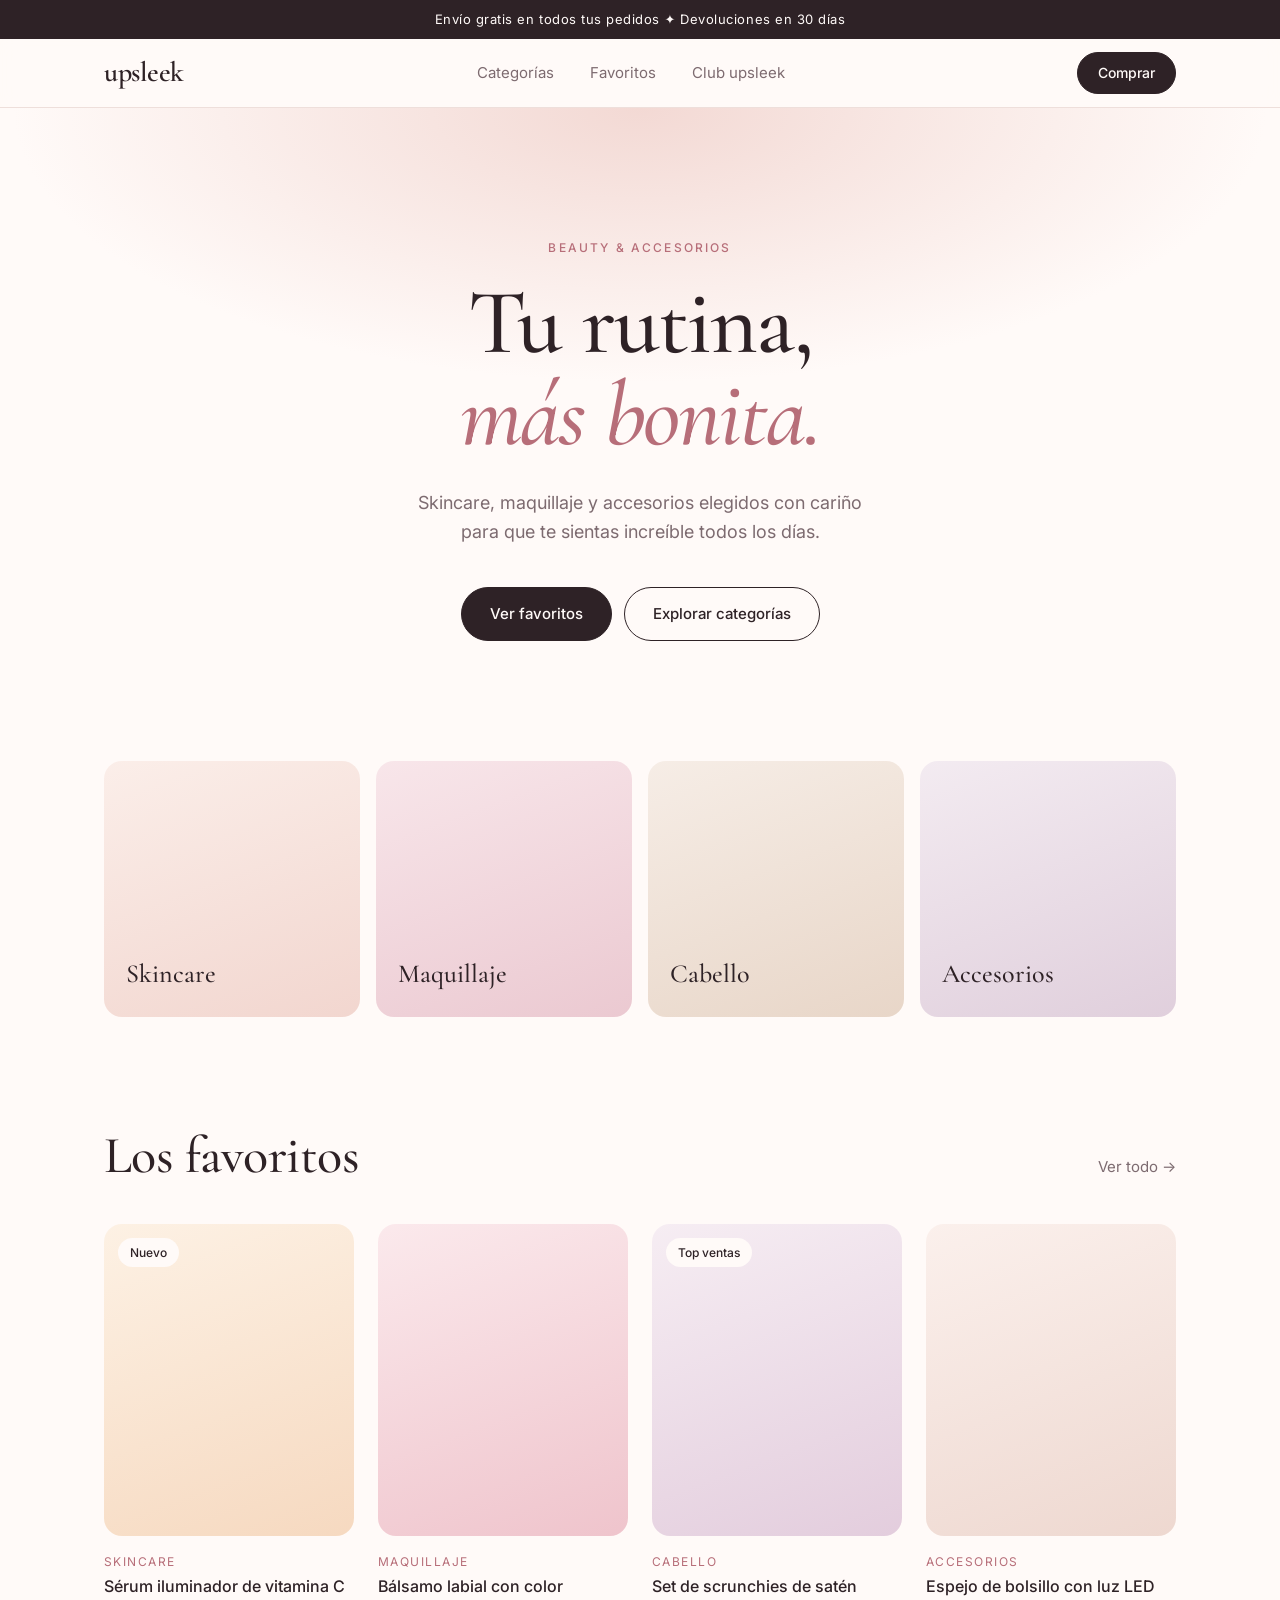
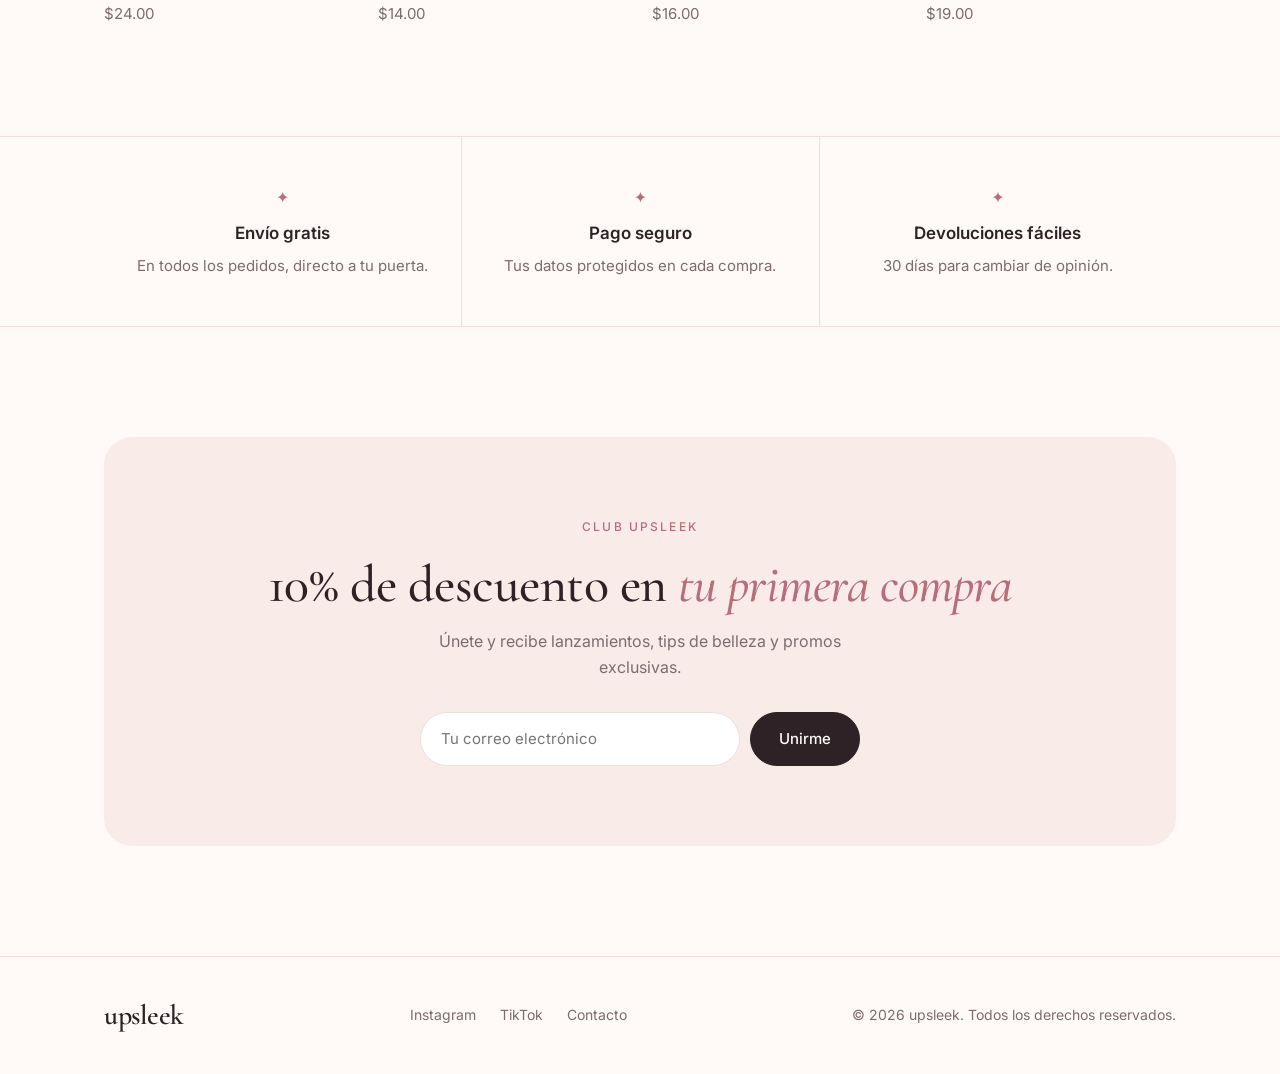
<file: index.html>
<!DOCTYPE html>
<html lang="es">
<head>
  <meta charset="UTF-8">
  <meta name="viewport" content="width=device-width, initial-scale=1.0">
  <title>upsleek — Beauty & accesorios</title>
  <meta name="description" content="upsleek: productos de belleza, skincare y accesorios seleccionados para ti. Envío directo a tu puerta.">
  <link rel="preconnect" href="https://fonts.googleapis.com">
  <link rel="preconnect" href="https://fonts.gstatic.com" crossorigin>
  <link href="https://fonts.googleapis.com/css2?family=Cormorant+Garamond:ital,wght@0,500;0,600;1,500&family=Inter:wght@400;500;600&display=swap" rel="stylesheet">
  <link rel="stylesheet" href="styles.css">
</head>
<body>

  <div class="announcement">Envío gratis en todos tus pedidos ✦ Devoluciones en 30 días</div>

  <header class="nav">
    <div class="container nav__inner">
      <a href="#" class="logo">upsleek</a>
      <nav class="nav__links">
        <a href="#categorias">Categorías</a>
        <a href="#productos">Favoritos</a>
        <a href="#contacto">Club upsleek</a>
      </nav>
      <a href="#productos" class="btn btn--small">Comprar</a>
    </div>
  </header>

  <main>
    <!-- Hero -->
    <section class="hero">
      <div class="container hero__inner">
        <p class="eyebrow">Beauty &amp; accesorios</p>
        <h1>Tu rutina,<br><em>más bonita.</em></h1>
        <p class="hero__text">
          Skincare, maquillaje y accesorios elegidos con cariño para que te sientas increíble todos los días.
        </p>
        <div class="hero__actions">
          <a href="#productos" class="btn">Ver favoritos</a>
          <a href="#categorias" class="btn btn--ghost">Explorar categorías</a>
        </div>
      </div>
    </section>

    <!-- Categorías -->
    <section class="categories" id="categorias">
      <div class="container">
        <div class="categories__grid">
          <a href="#productos" class="category category--1">
            <span>Skincare</span>
          </a>
          <a href="#productos" class="category category--2">
            <span>Maquillaje</span>
          </a>
          <a href="#productos" class="category category--3">
            <span>Cabello</span>
          </a>
          <a href="#productos" class="category category--4">
            <span>Accesorios</span>
          </a>
        </div>
      </div>
    </section>

    <!-- Productos -->
    <section class="products" id="productos">
      <div class="container">
        <div class="section-head">
          <h2>Los favoritos</h2>
          <a href="#" class="link">Ver todo →</a>
        </div>
        <div class="products__grid">
          <article class="product">
            <div class="product__img product__img--1"><span class="tag">Nuevo</span></div>
            <p class="product__cat">Skincare</p>
            <h3>Sérum iluminador de vitamina C</h3>
            <p class="product__price">$24.00</p>
          </article>
          <article class="product">
            <div class="product__img product__img--2"></div>
            <p class="product__cat">Maquillaje</p>
            <h3>Bálsamo labial con color</h3>
            <p class="product__price">$14.00</p>
          </article>
          <article class="product">
            <div class="product__img product__img--3"><span class="tag">Top ventas</span></div>
            <p class="product__cat">Cabello</p>
            <h3>Set de scrunchies de satén</h3>
            <p class="product__price">$16.00</p>
          </article>
          <article class="product">
            <div class="product__img product__img--4"></div>
            <p class="product__cat">Accesorios</p>
            <h3>Espejo de bolsillo con luz LED</h3>
            <p class="product__price">$19.00</p>
          </article>
        </div>
      </div>
    </section>

    <!-- Beneficios -->
    <section class="features">
      <div class="container features__grid">
        <div class="feature">
          <span class="feature__icon">✦</span>
          <h3>Envío gratis</h3>
          <p>En todos los pedidos, directo a tu puerta.</p>
        </div>
        <div class="feature">
          <span class="feature__icon">✦</span>
          <h3>Pago seguro</h3>
          <p>Tus datos protegidos en cada compra.</p>
        </div>
        <div class="feature">
          <span class="feature__icon">✦</span>
          <h3>Devoluciones fáciles</h3>
          <p>30 días para cambiar de opinión.</p>
        </div>
      </div>
    </section>

    <!-- Newsletter -->
    <section class="cta" id="contacto">
      <div class="container">
        <div class="cta__inner">
          <p class="eyebrow">Club upsleek</p>
          <h2>10% de descuento en <em>tu primera compra</em></h2>
          <p class="cta__text">Únete y recibe lanzamientos, tips de belleza y promos exclusivas.</p>
          <form class="cta__form" onsubmit="event.preventDefault(); this.innerHTML = '<p class=&quot;cta__thanks&quot;>¡Bienvenida al club! Revisa tu correo ✦</p>';">
            <input type="email" placeholder="Tu correo electrónico" required aria-label="Correo electrónico">
            <button type="submit" class="btn">Unirme</button>
          </form>
        </div>
      </div>
    </section>
  </main>

  <footer class="footer">
    <div class="container footer__inner">
      <span class="logo">upsleek</span>
      <nav class="footer__links">
        <a href="#">Instagram</a>
        <a href="#">TikTok</a>
        <a href="#">Contacto</a>
      </nav>
      <p>© 2026 upsleek. Todos los derechos reservados.</p>
    </div>
  </footer>

</body>
</html>
</file>
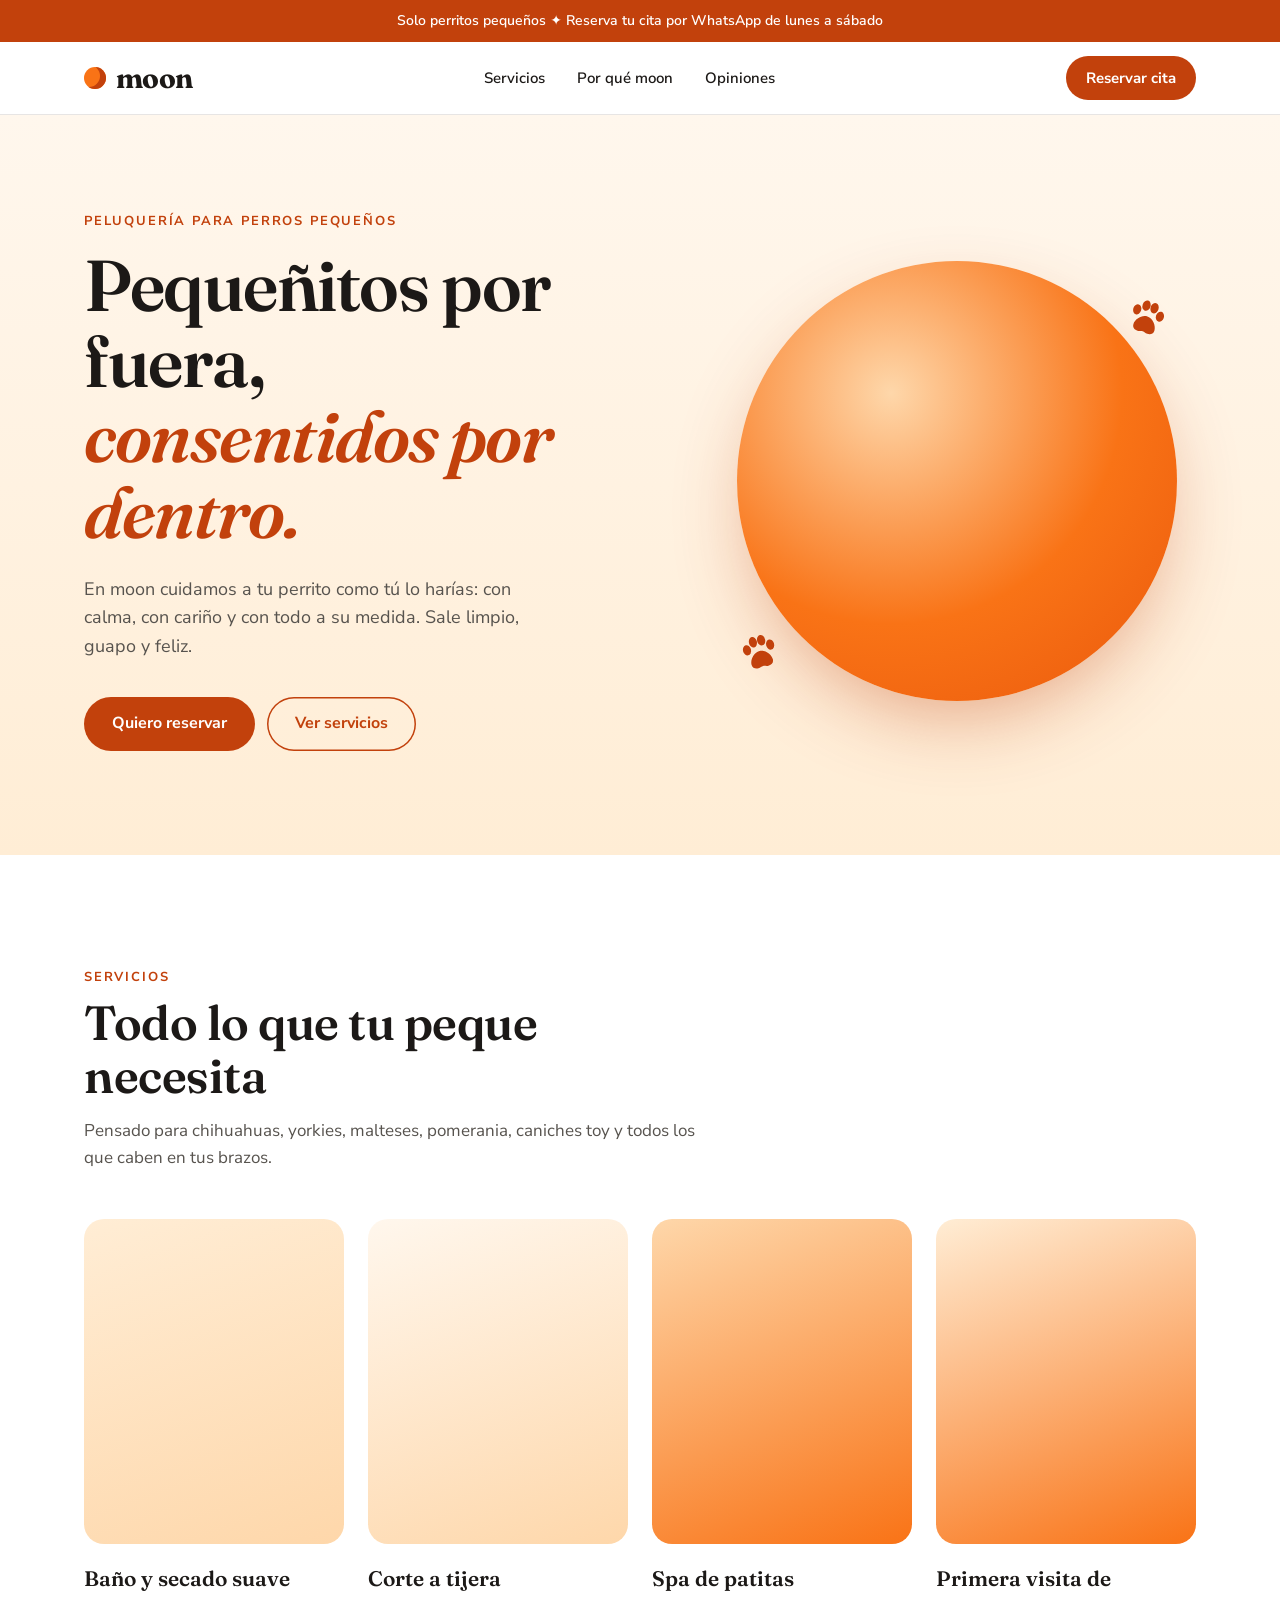
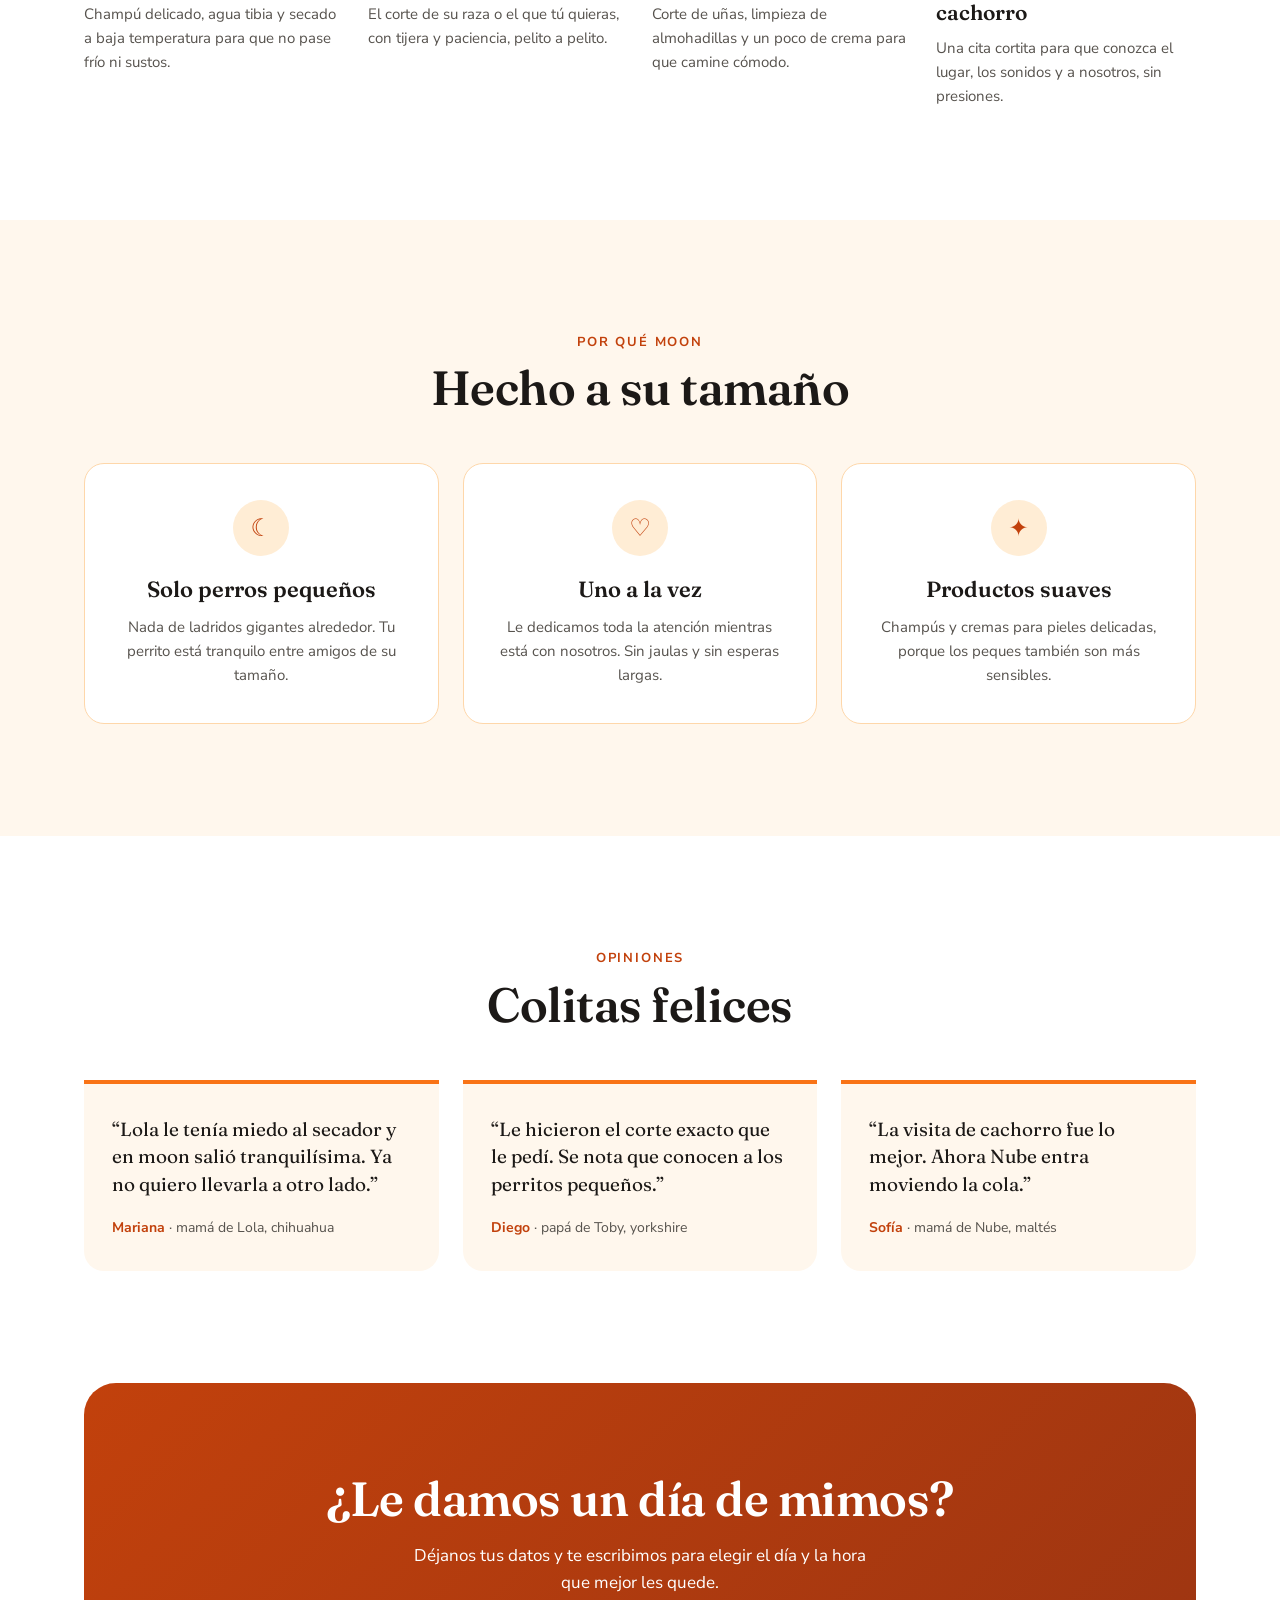
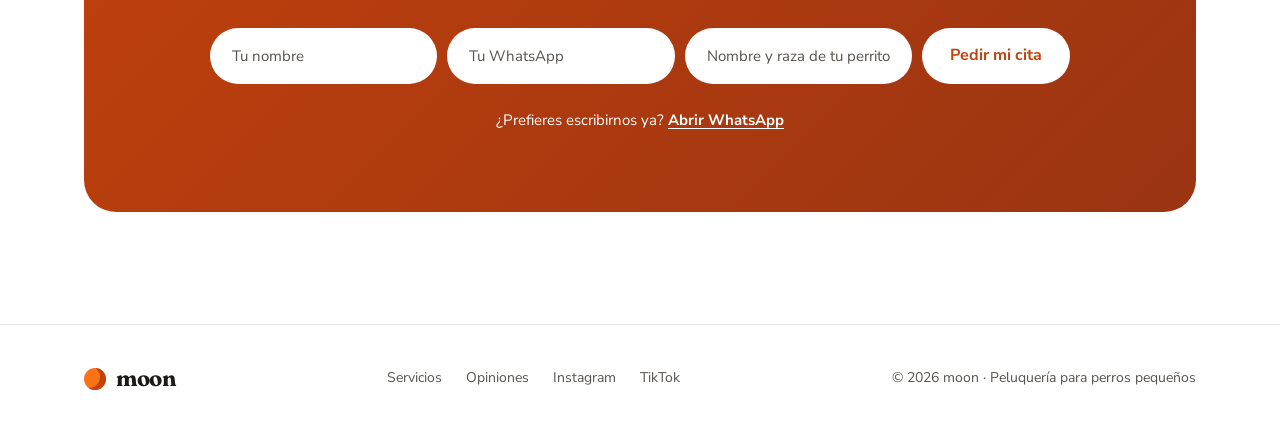
<file: clientes/moon/index.html>
<!DOCTYPE html>
<html lang="es">
<head>
  <meta charset="UTF-8">
  <meta name="viewport" content="width=device-width, initial-scale=1.0">
  <title>moon — Peluquería para perros pequeños</title>
  <meta name="description" content="moon es la peluquería especializada en perros pequeños y miniatura: baño, corte y cuidados suaves, a su tamaño y sin prisas. Reserva tu cita.">
  <link rel="preconnect" href="https://fonts.googleapis.com">
  <link rel="preconnect" href="https://fonts.gstatic.com" crossorigin>
  <link href="https://fonts.googleapis.com/css2?family=Fraunces:opsz,wght@9..144,500;9..144,600;9..144,700&family=Nunito+Sans:opsz,wght@6..12,400;6..12,600;6..12,700&display=swap" rel="stylesheet">
  <link rel="stylesheet" href="styles.css">
</head>
<body>

  <!-- EJEMPLO: ajustar días y horarios reales -->
  <div class="announcement">Solo perritos pequeños ✦ Reserva tu cita por WhatsApp de lunes a sábado</div>

  <header class="nav">
    <div class="container nav__inner">
      <a href="#" class="logo" aria-label="moon, inicio">
        <span class="logo__moon" aria-hidden="true"></span>moon
      </a>
      <nav class="nav__links" aria-label="Principal">
        <a href="#servicios">Servicios</a>
        <a href="#por-que">Por qué moon</a>
        <a href="#opiniones">Opiniones</a>
      </nav>
      <a href="#reservar" class="btn btn--small">Reservar cita</a>
    </div>
  </header>

  <main>
    <!-- Hero -->
    <section class="hero">
      <div class="container hero__inner">
        <div class="hero__copy">
          <p class="eyebrow">Peluquería para perros pequeños</p>
          <h1>Pequeñitos por fuera,<br><em>consentidos por dentro.</em></h1>
          <p class="hero__text">
            En moon cuidamos a tu perrito como tú lo harías: con calma, con cariño
            y con todo a su medida. Sale limpio, guapo y feliz.
          </p>
          <div class="hero__actions">
            <a href="#reservar" class="btn">Quiero reservar</a>
            <a href="#servicios" class="btn btn--ghost">Ver servicios</a>
          </div>
        </div>
        <!-- Reemplazar por foto: background: url('img/hero.jpg') center/cover; -->
        <div class="hero__visual" aria-hidden="true">
          <div class="hero__moon"></div>
          <span class="hero__paw hero__paw--1"><svg viewBox="0 0 24 24" fill="currentColor"><ellipse cx="6" cy="9" rx="2.2" ry="2.8"/><ellipse cx="10.2" cy="5.5" rx="2.2" ry="2.9"/><ellipse cx="14.8" cy="5.5" rx="2.2" ry="2.9"/><ellipse cx="19" cy="9" rx="2.2" ry="2.8"/><path d="M12.5 11c-3.2 0-6 3.4-6 6.2 0 2.1 1.7 2.8 3.2 2.8 1.2 0 1.8-.6 2.8-.6s1.6.6 2.8.6c1.5 0 3.2-.7 3.2-2.8 0-2.8-2.8-6.2-6-6.2z"/></svg></span>
          <span class="hero__paw hero__paw--2"><svg viewBox="0 0 24 24" fill="currentColor"><ellipse cx="6" cy="9" rx="2.2" ry="2.8"/><ellipse cx="10.2" cy="5.5" rx="2.2" ry="2.9"/><ellipse cx="14.8" cy="5.5" rx="2.2" ry="2.9"/><ellipse cx="19" cy="9" rx="2.2" ry="2.8"/><path d="M12.5 11c-3.2 0-6 3.4-6 6.2 0 2.1 1.7 2.8 3.2 2.8 1.2 0 1.8-.6 2.8-.6s1.6.6 2.8.6c1.5 0 3.2-.7 3.2-2.8 0-2.8-2.8-6.2-6-6.2z"/></svg></span>
        </div>
      </div>
    </section>

    <!-- Servicios -->
    <section class="services" id="servicios">
      <div class="container">
        <div class="section-head">
          <p class="eyebrow">Servicios</p>
          <h2>Todo lo que tu peque necesita</h2>
          <p class="section-head__text">Pensado para chihuahuas, yorkies, malteses, pomerania, caniches toy y todos los que caben en tus brazos.</p>
        </div>
        <div class="services__grid">
          <article class="service">
            <div class="service__img service__img--1"></div>
            <h3>Baño y secado suave</h3>
            <p>Champú delicado, agua tibia y secado a baja temperatura para que no pase frío ni sustos.</p>
          </article>
          <article class="service">
            <div class="service__img service__img--2"></div>
            <h3>Corte a tijera</h3>
            <p>El corte de su raza o el que tú quieras, con tijera y paciencia, pelito a pelito.</p>
          </article>
          <article class="service">
            <div class="service__img service__img--3"></div>
            <h3>Spa de patitas</h3>
            <p>Corte de uñas, limpieza de almohadillas y un poco de crema para que camine cómodo.</p>
          </article>
          <article class="service">
            <div class="service__img service__img--4"></div>
            <h3>Primera visita de cachorro</h3>
            <p>Una cita cortita para que conozca el lugar, los sonidos y a nosotros, sin presiones.</p>
          </article>
        </div>
      </div>
    </section>

    <!-- Beneficios -->
    <section class="features" id="por-que">
      <div class="container">
        <div class="section-head section-head--center">
          <p class="eyebrow">Por qué moon</p>
          <h2>Hecho a su tamaño</h2>
        </div>
        <div class="features__grid">
          <div class="feature">
            <span class="feature__icon" aria-hidden="true">☾</span>
            <h3>Solo perros pequeños</h3>
            <p>Nada de ladridos gigantes alrededor. Tu perrito está tranquilo entre amigos de su tamaño.</p>
          </div>
          <div class="feature">
            <span class="feature__icon" aria-hidden="true">♡</span>
            <h3>Uno a la vez</h3>
            <p>Le dedicamos toda la atención mientras está con nosotros. Sin jaulas y sin esperas largas.</p>
          </div>
          <div class="feature">
            <span class="feature__icon" aria-hidden="true">✦</span>
            <h3>Productos suaves</h3>
            <p>Champús y cremas para pieles delicadas, porque los peques también son más sensibles.</p>
          </div>
        </div>
      </div>
    </section>

    <!-- Opiniones -->
    <section class="testimonials" id="opiniones">
      <div class="container">
        <div class="section-head section-head--center">
          <p class="eyebrow">Opiniones</p>
          <h2>Colitas felices</h2>
        </div>
        <!-- EJEMPLO: reemplazar por testimonios reales -->
        <div class="testimonials__grid">
          <figure class="testimonial">
            <blockquote>“Lola le tenía miedo al secador y en moon salió tranquilísima. Ya no quiero llevarla a otro lado.”</blockquote>
            <figcaption><strong>Mariana</strong> · mamá de Lola, chihuahua</figcaption>
          </figure>
          <figure class="testimonial">
            <blockquote>“Le hicieron el corte exacto que le pedí. Se nota que conocen a los perritos pequeños.”</blockquote>
            <figcaption><strong>Diego</strong> · papá de Toby, yorkshire</figcaption>
          </figure>
          <figure class="testimonial">
            <blockquote>“La visita de cachorro fue lo mejor. Ahora Nube entra moviendo la cola.”</blockquote>
            <figcaption><strong>Sofía</strong> · mamá de Nube, maltés</figcaption>
          </figure>
        </div>
      </div>
    </section>

    <!-- CTA final -->
    <section class="cta" id="reservar">
      <div class="container">
        <div class="cta__inner">
          <h2>¿Le damos un día de mimos?</h2>
          <p class="cta__text">Déjanos tus datos y te escribimos para elegir el día y la hora que mejor les quede.</p>
          <form class="cta__form" id="reserva-form">
            <label class="sr-only" for="nombre">Tu nombre</label>
            <input type="text" id="nombre" name="nombre" placeholder="Tu nombre" required>
            <label class="sr-only" for="telefono">Tu WhatsApp</label>
            <input type="tel" id="telefono" name="telefono" placeholder="Tu WhatsApp" required>
            <label class="sr-only" for="perro">Nombre y raza de tu perrito</label>
            <input type="text" id="perro" name="perro" placeholder="Nombre y raza de tu perrito">
            <button type="submit" class="btn btn--light">Pedir mi cita</button>
          </form>
          <p class="cta__thanks" id="reserva-gracias" hidden role="status">¡Listo! Te escribimos muy pronto ♡</p>
          <!-- EJEMPLO: reemplazar por el número real de WhatsApp -->
          <p class="cta__alt">¿Prefieres escribirnos ya? <a href="https://wa.me/">Abrir WhatsApp</a></p>
        </div>
      </div>
    </section>
  </main>

  <footer class="footer">
    <div class="container footer__inner">
      <a href="#" class="logo"><span class="logo__moon" aria-hidden="true"></span>moon</a>
      <nav class="footer__links" aria-label="Pie de página">
        <a href="#servicios">Servicios</a>
        <a href="#opiniones">Opiniones</a>
        <!-- EJEMPLO: reemplazar por los enlaces reales de redes -->
        <a href="#">Instagram</a>
        <a href="#">TikTok</a>
      </nav>
      <p>© 2026 moon · Peluquería para perros pequeños</p>
    </div>
  </footer>

  <script>
    document.getElementById('reserva-form').addEventListener('submit', function (e) {
      e.preventDefault();
      this.hidden = true;
      document.getElementById('reserva-gracias').hidden = false;
    });
  </script>
</body>
</html>
</file>
<file: styles.css>
:root {
  --bg: #fffaf8;          /* crema */
  --bg-soft: #f9ece8;     /* rosa muy suave */
  --blush: #f3d9d4;       /* rosa pálido */
  --accent: #b76e79;      /* rosa empolvado */
  --text: #2e2226;        /* ciruela oscuro */
  --muted: #7d6b70;
  --border: #eedfdb;
  --radius: 18px;
  --max: 1120px;
  --serif: "Cormorant Garamond", Georgia, serif;
}

* { box-sizing: border-box; margin: 0; padding: 0; }

html { scroll-behavior: smooth; }

body {
  font-family: "Inter", system-ui, -apple-system, sans-serif;
  background: var(--bg);
  color: var(--text);
  line-height: 1.6;
  -webkit-font-smoothing: antialiased;
}

a { color: inherit; text-decoration: none; }

em { font-style: italic; color: var(--accent); }

.container {
  width: 100%;
  max-width: var(--max);
  margin: 0 auto;
  padding: 0 24px;
}

/* Botones */
.btn {
  display: inline-block;
  background: var(--text);
  color: var(--bg);
  border: 1px solid var(--text);
  padding: 14px 28px;
  border-radius: 999px;
  font: inherit;
  font-weight: 500;
  font-size: 15px;
  cursor: pointer;
  transition: background .2s ease, color .2s ease, border-color .2s ease;
}
.btn:hover { background: var(--accent); border-color: var(--accent); }
.btn--small { padding: 9px 20px; font-size: 14px; }
.btn--ghost { background: transparent; color: var(--text); }
.btn--ghost:hover { background: var(--text); border-color: var(--text); color: var(--bg); }

/* Barra de anuncio */
.announcement {
  background: var(--text);
  color: var(--bg);
  text-align: center;
  font-size: 13px;
  letter-spacing: .04em;
  padding: 9px 16px;
}

/* Navegación */
.nav {
  position: sticky;
  top: 0;
  z-index: 10;
  background: rgba(255, 250, 248, .88);
  backdrop-filter: blur(10px);
  border-bottom: 1px solid var(--border);
}
.nav__inner {
  display: flex;
  align-items: center;
  justify-content: space-between;
  height: 68px;
}
.logo {
  font-family: var(--serif);
  font-weight: 600;
  font-size: 28px;
  letter-spacing: -0.01em;
}
.nav__links { display: flex; gap: 36px; }
.nav__links a { font-size: 15px; color: var(--muted); transition: color .2s; }
.nav__links a:hover { color: var(--accent); }

/* Hero */
.hero {
  padding: 130px 0 120px;
  text-align: center;
  background: radial-gradient(ellipse 70% 60% at 50% 0%, var(--blush), transparent 70%);
}
.eyebrow {
  font-size: 12px;
  text-transform: uppercase;
  letter-spacing: .18em;
  color: var(--accent);
  font-weight: 500;
  margin-bottom: 20px;
}
.hero h1 {
  font-family: var(--serif);
  font-size: clamp(48px, 8vw, 92px);
  font-weight: 500;
  line-height: 1;
  letter-spacing: -0.02em;
}
.hero__text {
  max-width: 480px;
  margin: 28px auto 40px;
  font-size: 18px;
  color: var(--muted);
}
.hero__actions { display: flex; gap: 12px; justify-content: center; flex-wrap: wrap; }

/* Categorías */
.categories__grid {
  display: grid;
  grid-template-columns: repeat(4, 1fr);
  gap: 16px;
}
.category {
  aspect-ratio: 1 / 1;
  border-radius: var(--radius);
  display: flex;
  align-items: flex-end;
  padding: 22px;
  transition: transform .3s ease;
}
.category:hover { transform: translateY(-4px); }
.category span {
  font-family: var(--serif);
  font-size: 26px;
  font-weight: 500;
}
/* Reemplaza estos fondos con fotos: background: url('img/skincare.jpg') center/cover; */
.category--1 { background: linear-gradient(160deg, #fbeee9, #f2d6cf); }
.category--2 { background: linear-gradient(160deg, #f8e6ea, #ebc9d1); }
.category--3 { background: linear-gradient(160deg, #f6ede6, #e8d6c8); }
.category--4 { background: linear-gradient(160deg, #f3ebf1, #e0cfdc); }

/* Productos */
.products { padding: 110px 0; }
.section-head {
  display: flex;
  align-items: baseline;
  justify-content: space-between;
  margin-bottom: 40px;
}
.section-head h2, .cta h2 {
  font-family: var(--serif);
  font-size: clamp(34px, 5vw, 52px);
  font-weight: 500;
  line-height: 1.1;
  letter-spacing: -0.01em;
}
.link { font-size: 15px; color: var(--muted); }
.link:hover { color: var(--accent); }

.products__grid {
  display: grid;
  grid-template-columns: repeat(4, 1fr);
  gap: 24px;
}
.product { cursor: pointer; }
.product__img {
  position: relative;
  aspect-ratio: 4 / 5;
  border-radius: var(--radius);
  margin-bottom: 16px;
  transition: transform .4s ease;
}
.product:hover .product__img { transform: scale(1.02); }
/* Reemplaza estos fondos con fotos: background: url('img/producto.jpg') center/cover; */
.product__img--1 { background: linear-gradient(160deg, #fdf1e4, #f6d9c0); }
.product__img--2 { background: linear-gradient(160deg, #fbe9ec, #efc4cc); }
.product__img--3 { background: linear-gradient(160deg, #f6edf3, #e3cddd); }
.product__img--4 { background: linear-gradient(160deg, #fbf0ec, #eed8d0); }
.tag {
  position: absolute;
  top: 14px;
  left: 14px;
  background: var(--bg);
  color: var(--text);
  font-size: 12px;
  font-weight: 500;
  padding: 5px 12px;
  border-radius: 999px;
}
.product__cat {
  font-size: 12px;
  text-transform: uppercase;
  letter-spacing: .12em;
  color: var(--accent);
  margin-bottom: 4px;
}
.product h3 { font-size: 16px; font-weight: 500; line-height: 1.4; }
.product__price { color: var(--muted); font-size: 15px; margin-top: 4px; }

/* Beneficios */
.features {
  border-top: 1px solid var(--border);
  border-bottom: 1px solid var(--border);
}
.features__grid {
  display: grid;
  grid-template-columns: repeat(3, 1fr);
}
.feature { padding: 48px 32px; text-align: center; }
.feature + .feature { border-left: 1px solid var(--border); }
.feature__icon { color: var(--accent); font-size: 16px; }
.feature h3 { font-size: 17px; font-weight: 600; margin: 10px 0 6px; }
.feature p { color: var(--muted); font-size: 15px; }

/* Newsletter */
.cta { padding: 110px 0; }
.cta__inner {
  background: var(--bg-soft);
  border-radius: 28px;
  padding: 80px 24px;
  text-align: center;
}
.cta__text { color: var(--muted); margin: 16px auto 32px; max-width: 420px; }
.cta__form {
  display: flex;
  gap: 10px;
  max-width: 440px;
  margin: 0 auto;
}
.cta__form input {
  flex: 1;
  min-width: 0;
  padding: 14px 20px;
  border: 1px solid var(--border);
  border-radius: 999px;
  background: #fff;
  color: var(--text);
  font: inherit;
  font-size: 15px;
  outline: none;
}
.cta__form input:focus { border-color: var(--accent); }
.cta__thanks { width: 100%; font-weight: 500; }

/* Footer */
.footer { border-top: 1px solid var(--border); padding: 36px 0; }
.footer__inner {
  display: flex;
  justify-content: space-between;
  align-items: center;
  gap: 16px;
}
.footer__links { display: flex; gap: 24px; font-size: 14px; color: var(--muted); }
.footer__links a:hover { color: var(--accent); }
.footer p { color: var(--muted); font-size: 14px; }

/* Responsive */
@media (max-width: 860px) {
  .products__grid,
  .categories__grid { grid-template-columns: repeat(2, 1fr); }
  .features__grid { grid-template-columns: 1fr; }
  .feature + .feature { border-left: none; border-top: 1px solid var(--border); }
  .feature { padding: 32px 0; }
  .footer__inner { flex-direction: column; text-align: center; }
}

@media (max-width: 600px) {
  .nav__links { display: none; }
  .announcement { font-size: 11.5px; letter-spacing: .02em; padding: 8px 12px; }
  .hero { padding: 88px 0 80px; }
  .products, .cta { padding: 80px 0; }
  .products__grid, .categories__grid { gap: 12px; }
  .category { padding: 16px; }
  .category span { font-size: 22px; }
  .cta__inner { padding: 56px 20px; }
  .cta__form { flex-direction: column; }
}
</file>
<file: clientes/moon/styles.css>
:root {
  /* Naranja: color principal */
  --orange-50:  #FFF7ED;
  --orange-100: #FFEDD5;
  --orange-200: #FED7AA;
  --orange-500: #F97316;
  --orange-600: #EA580C;
  --orange-700: #C2410C;
  --orange-800: #9A3412;

  /* Neutros */
  --text:   #1C1917;
  --muted:  #57534E;
  --bg:     #FFFFFF;
  --border: #E7E5E4;

  /* Alias semánticos */
  --primary:       var(--orange-700);
  --primary-hover: var(--orange-800);
  --accent:        var(--orange-500);
  --bg-soft:       var(--orange-50);

  --radius: 20px;
  --serif: 'Fraunces', Georgia, serif;
  --sans: 'Nunito Sans', system-ui, -apple-system, sans-serif;
}

* { margin: 0; padding: 0; box-sizing: border-box; }
html { scroll-behavior: smooth; }
body {
  font-family: var(--sans);
  color: var(--text);
  background: var(--bg);
  line-height: 1.6;
  -webkit-font-smoothing: antialiased;
  overflow-x: hidden;
}
a { color: inherit; text-decoration: none; }
:focus-visible { outline: 3px solid var(--accent); outline-offset: 3px; border-radius: 6px; }

.container { max-width: 1160px; margin: 0 auto; padding: 0 24px; }
.sr-only {
  position: absolute; width: 1px; height: 1px; padding: 0; margin: -1px;
  overflow: hidden; clip: rect(0 0 0 0); white-space: nowrap; border: 0;
}

.eyebrow {
  color: var(--primary);
  text-transform: uppercase;
  letter-spacing: .14em;
  font-size: 13px;
  font-weight: 700;
}

/* Botones */
.btn {
  display: inline-block;
  padding: 14px 28px;
  border: 0;
  border-radius: 999px;
  background: var(--primary);
  color: #fff;
  font: inherit;
  font-weight: 700;
  cursor: pointer;
  transition: background .2s ease, transform .2s ease;
}
.btn:hover { background: var(--primary-hover); transform: translateY(-1px); }
.btn--small { padding: 10px 20px; font-size: 15px; }
.btn--ghost { background: transparent; color: var(--primary); box-shadow: inset 0 0 0 1.5px var(--primary); }
.btn--ghost:hover { background: var(--orange-100); }
.btn--light { background: #fff; color: var(--primary); }
.btn--light:hover { background: var(--orange-100); }
.btn--light:focus-visible { outline-color: #fff; }

/* Anuncio */
.announcement {
  background: var(--primary);
  color: #fff;
  text-align: center;
  font-size: 14px;
  font-weight: 600;
  padding: 10px 16px;
}

/* Navegación */
.nav {
  position: sticky;
  top: 0;
  z-index: 10;
  background: rgba(255, 255, 255, .92);
  backdrop-filter: blur(8px);
  border-bottom: 1px solid var(--border);
}
.nav__inner {
  display: flex;
  align-items: center;
  justify-content: space-between;
  gap: 16px;
  height: 72px;
}
.logo {
  display: inline-flex;
  align-items: center;
  gap: 10px;
  font-family: var(--serif);
  font-size: 28px;
  font-weight: 700;
  letter-spacing: -0.02em;
}
.logo__moon {
  width: 22px;
  height: 22px;
  border-radius: 50%;
  background: var(--accent);
  box-shadow: inset -6px -2px 0 var(--orange-700);
}
.nav__links { display: flex; gap: 32px; font-weight: 600; font-size: 15px; }
.nav__links a:hover { color: var(--primary); }

/* Hero */
.hero {
  background: linear-gradient(180deg, var(--orange-50), var(--orange-100));
  padding: 96px 0 104px;
  overflow: hidden;
}
.hero__inner {
  display: grid;
  grid-template-columns: 1.1fr .9fr;
  align-items: center;
  gap: 48px;
}
.hero h1 {
  font-family: var(--serif);
  font-size: clamp(40px, 6vw, 72px);
  font-weight: 600;
  line-height: 1.05;
  letter-spacing: -0.02em;
  margin-top: 16px;
}
.hero h1 em { color: var(--primary); font-style: italic; }
.hero__text { max-width: 480px; margin: 24px 0 36px; font-size: 18px; color: var(--muted); }
.hero__actions { display: flex; gap: 12px; flex-wrap: wrap; }

.hero__visual { position: relative; aspect-ratio: 1 / 1; max-width: 440px; width: 100%; justify-self: center; }
/* Reemplazar por foto: background: url('img/hero.jpg') center/cover; */
.hero__moon {
  position: absolute;
  inset: 0;
  border-radius: 50%;
  background: radial-gradient(circle at 35% 30%, var(--orange-200), var(--accent) 55%, var(--orange-600));
  box-shadow: 0 30px 80px -20px rgba(194, 65, 12, .45);
}
.hero__paw { position: absolute; width: 44px; height: 44px; color: var(--primary); }
.hero__paw svg { width: 100%; height: 100%; }
.hero__paw--1 { top: 8%; right: 2%; transform: rotate(18deg); }
.hero__paw--2 { bottom: 6%; left: 0; transform: rotate(-14deg); }

/* Encabezados de sección */
.section-head { max-width: 620px; margin-bottom: 48px; }
.section-head--center { margin-left: auto; margin-right: auto; text-align: center; }
.section-head h2, .cta h2 {
  font-family: var(--serif);
  font-size: clamp(32px, 4.5vw, 48px);
  font-weight: 600;
  line-height: 1.1;
  letter-spacing: -0.01em;
  margin-top: 10px;
}
.section-head__text { color: var(--muted); margin-top: 14px; font-size: 17px; }

/* Servicios */
.services { padding: 112px 0; }
.services__grid { display: grid; grid-template-columns: repeat(4, 1fr); gap: 24px; }
.service h3 { font-family: var(--serif); font-size: 21px; font-weight: 600; margin-bottom: 6px; }
.service p { color: var(--muted); font-size: 15px; }
.service__img {
  aspect-ratio: 4 / 5;
  border-radius: var(--radius);
  margin-bottom: 18px;
  transition: transform .4s ease;
}
.service:hover .service__img { transform: translateY(-4px); }
/* Reemplazar por foto: background: url('img/servicio.jpg') center/cover; */
.service__img--1 { background: linear-gradient(160deg, var(--orange-100), var(--orange-200)); }
.service__img--2 { background: linear-gradient(160deg, var(--orange-50), var(--orange-200)); }
.service__img--3 { background: linear-gradient(160deg, var(--orange-200), var(--accent)); }
.service__img--4 { background: linear-gradient(160deg, var(--orange-100), var(--orange-500)); }

/* Beneficios */
.features { background: var(--bg-soft); padding: 112px 0; }
.features__grid { display: grid; grid-template-columns: repeat(3, 1fr); gap: 24px; }
.feature {
  background: var(--bg);
  border: 1px solid var(--orange-200);
  border-radius: var(--radius);
  padding: 36px 28px;
  text-align: center;
}
.feature__icon {
  display: inline-grid;
  place-items: center;
  width: 56px;
  height: 56px;
  border-radius: 50%;
  background: var(--orange-100);
  color: var(--primary);
  font-size: 24px;
}
.feature h3 { font-family: var(--serif); font-size: 22px; font-weight: 600; margin: 16px 0 8px; }
.feature p { color: var(--muted); font-size: 15px; }

/* Opiniones */
.testimonials { padding: 112px 0; }
.testimonials__grid { display: grid; grid-template-columns: repeat(3, 1fr); gap: 24px; }
.testimonial {
  border-top: 4px solid var(--accent);
  background: var(--orange-50);
  border-radius: 0 0 var(--radius) var(--radius);
  padding: 32px 28px;
}
.testimonial blockquote { font-family: var(--serif); font-size: 19px; line-height: 1.45; }
.testimonial figcaption { margin-top: 18px; color: var(--muted); font-size: 14px; }
.testimonial strong { color: var(--primary); }

/* CTA final */
.cta { padding: 0 0 112px; }
.cta__inner {
  background: linear-gradient(135deg, var(--orange-700), var(--orange-800));
  color: #fff;
  border-radius: 32px;
  padding: 80px 32px;
  text-align: center;
}
.cta__text { margin: 16px auto 32px; max-width: 460px; font-size: 17px; }
.cta__form {
  display: grid;
  grid-template-columns: repeat(3, 1fr) auto;
  gap: 10px;
  max-width: 860px;
  margin: 0 auto;
}
.cta__form input {
  min-width: 0;
  padding: 14px 20px;
  border: 2px solid transparent;
  border-radius: 999px;
  background: #fff;
  color: var(--text);
  font: inherit;
  font-size: 15px;
}
.cta__form input::placeholder { color: var(--muted); }
.cta__form input:focus-visible { outline: 3px solid #fff; outline-offset: 2px; }
.cta__thanks { font-family: var(--serif); font-size: 24px; font-weight: 600; }
.cta__alt { margin-top: 24px; font-size: 15px; }
.cta__alt a { font-weight: 700; text-decoration: underline; text-underline-offset: 3px; }
.cta__alt a:focus-visible { outline-color: #fff; }

/* Footer */
.footer { border-top: 1px solid var(--border); padding: 36px 0; }
.footer__inner { display: flex; justify-content: space-between; align-items: center; gap: 16px; }
.footer .logo { font-size: 22px; }
.footer__links { display: flex; gap: 24px; font-size: 14px; color: var(--muted); }
.footer__links a:hover { color: var(--primary); }
.footer p { color: var(--muted); font-size: 14px; }

/* Responsive */
@media (max-width: 860px) {
  .hero__inner { grid-template-columns: 1fr; text-align: center; }
  .hero__text { margin-left: auto; margin-right: auto; }
  .hero__actions { justify-content: center; }
  .hero__visual { max-width: 300px; }
  .services__grid { grid-template-columns: repeat(2, 1fr); }
  .features__grid, .testimonials__grid { grid-template-columns: 1fr; }
  .cta__form { grid-template-columns: 1fr; max-width: 420px; }
  .footer__inner { flex-direction: column; text-align: center; }
}

@media (max-width: 600px) {
  .container { padding: 0 16px; }
  .nav__links { display: none; }
  .announcement { font-size: 12.5px; }
  .hero { padding: 64px 0 72px; }
  .hero__visual { max-width: 220px; }
  .services, .features, .testimonials { padding: 76px 0; }
  .cta { padding-bottom: 76px; }
  .services__grid { gap: 16px; }
  .service h3 { font-size: 18px; }
  .cta__inner { padding: 56px 20px; border-radius: 24px; }
  .footer__links { flex-wrap: wrap; justify-content: center; }
}
</file>
